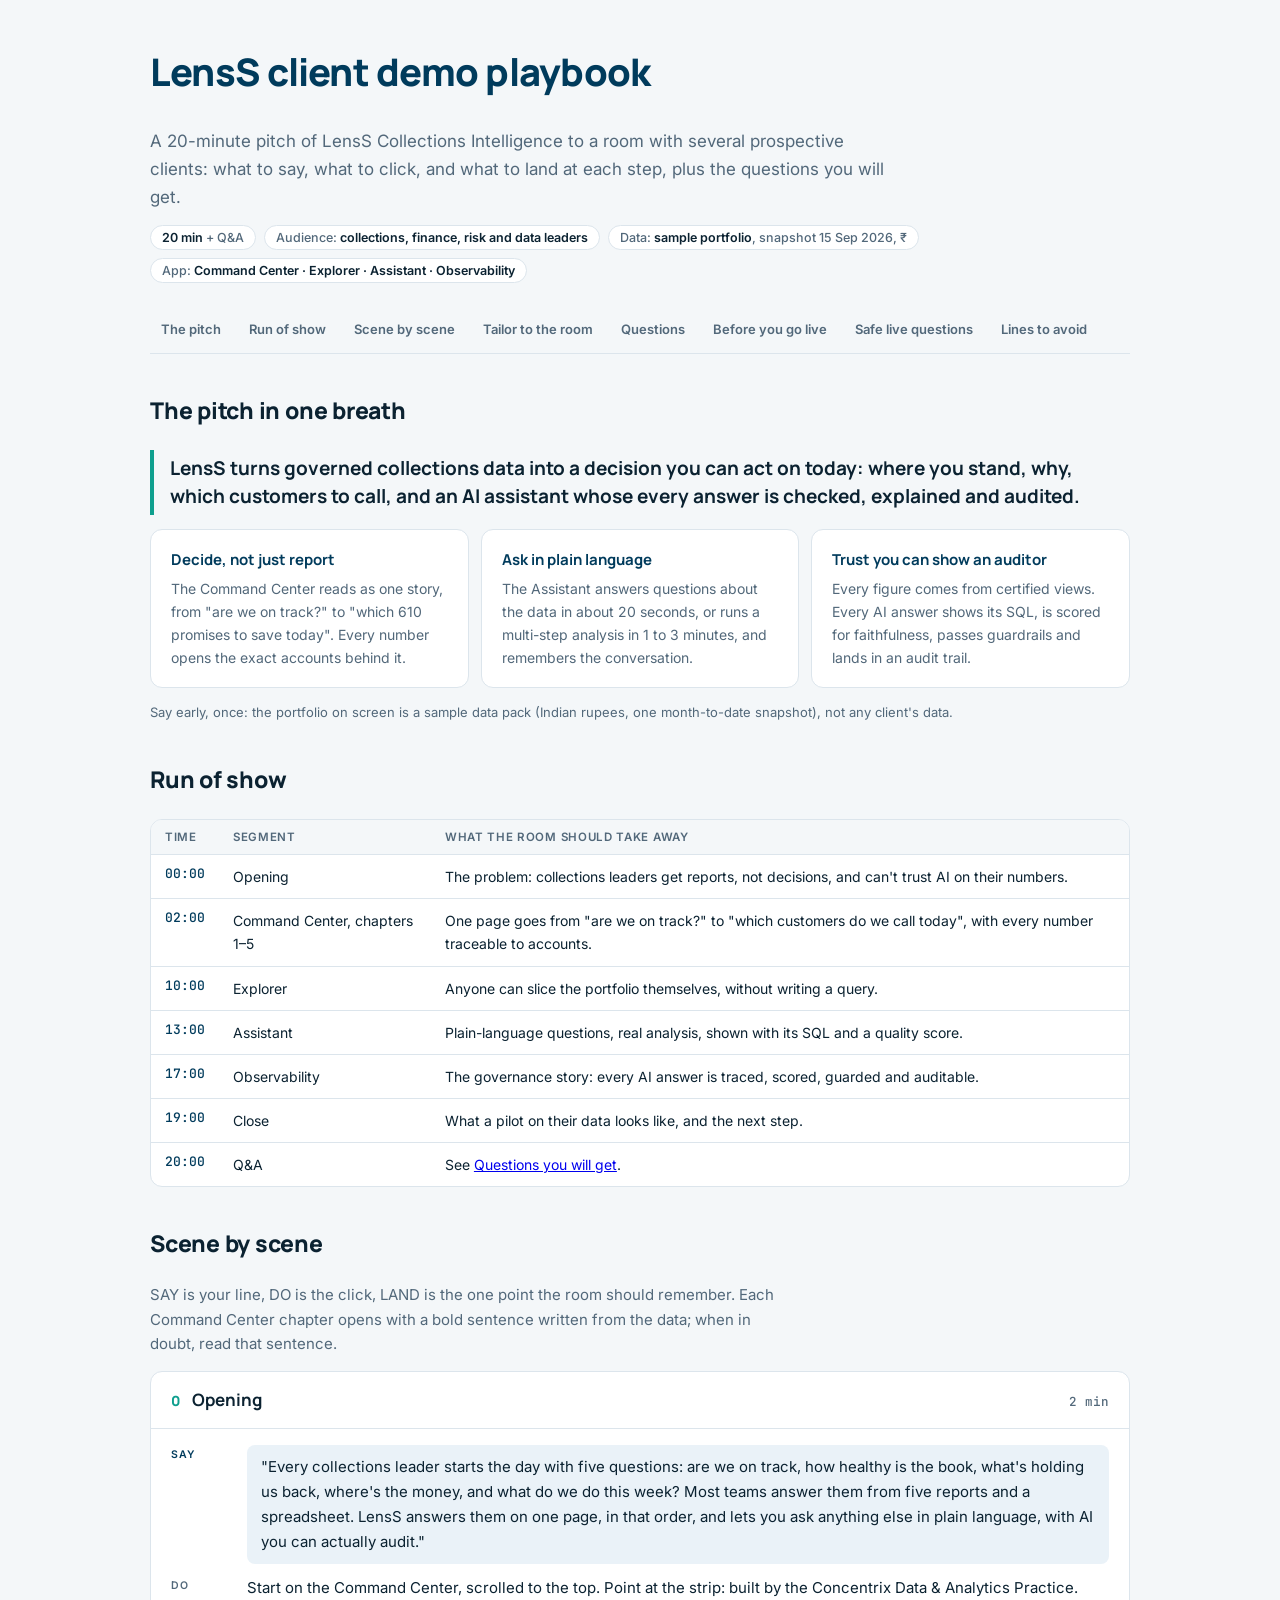
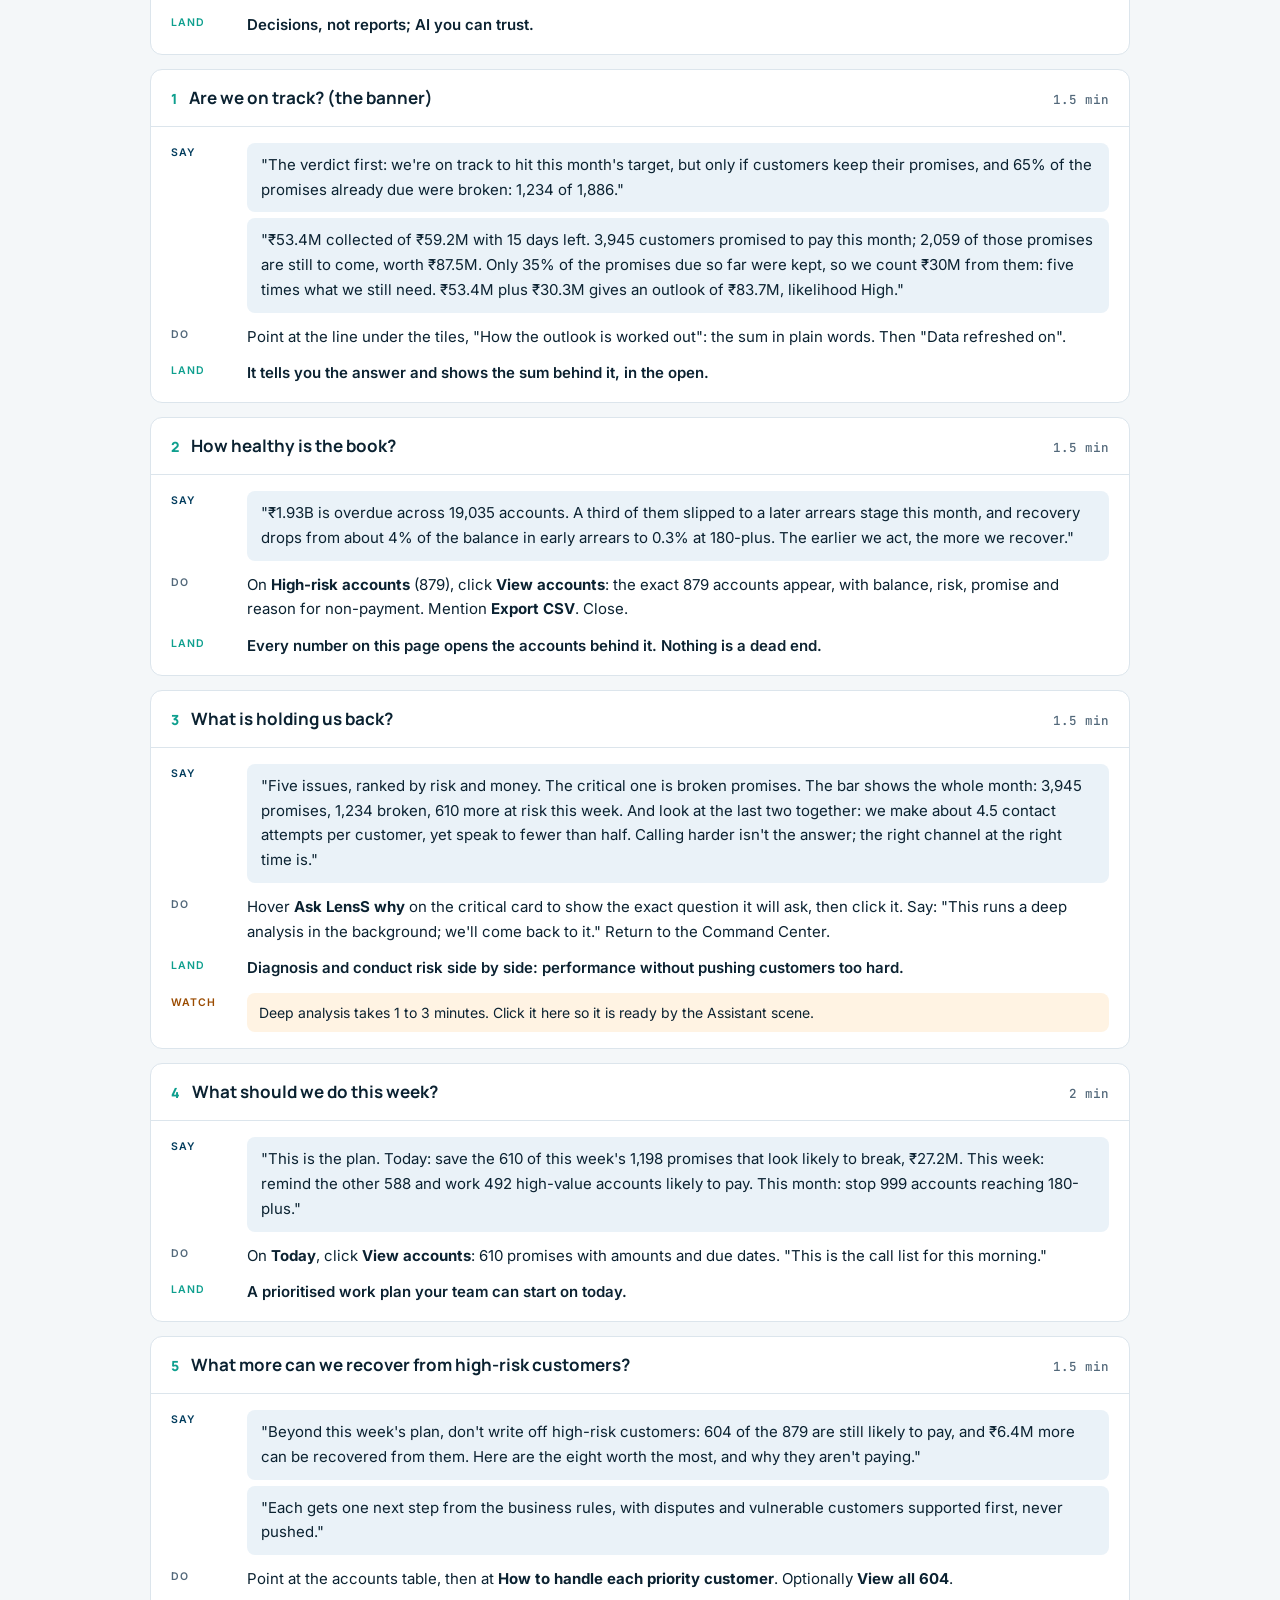
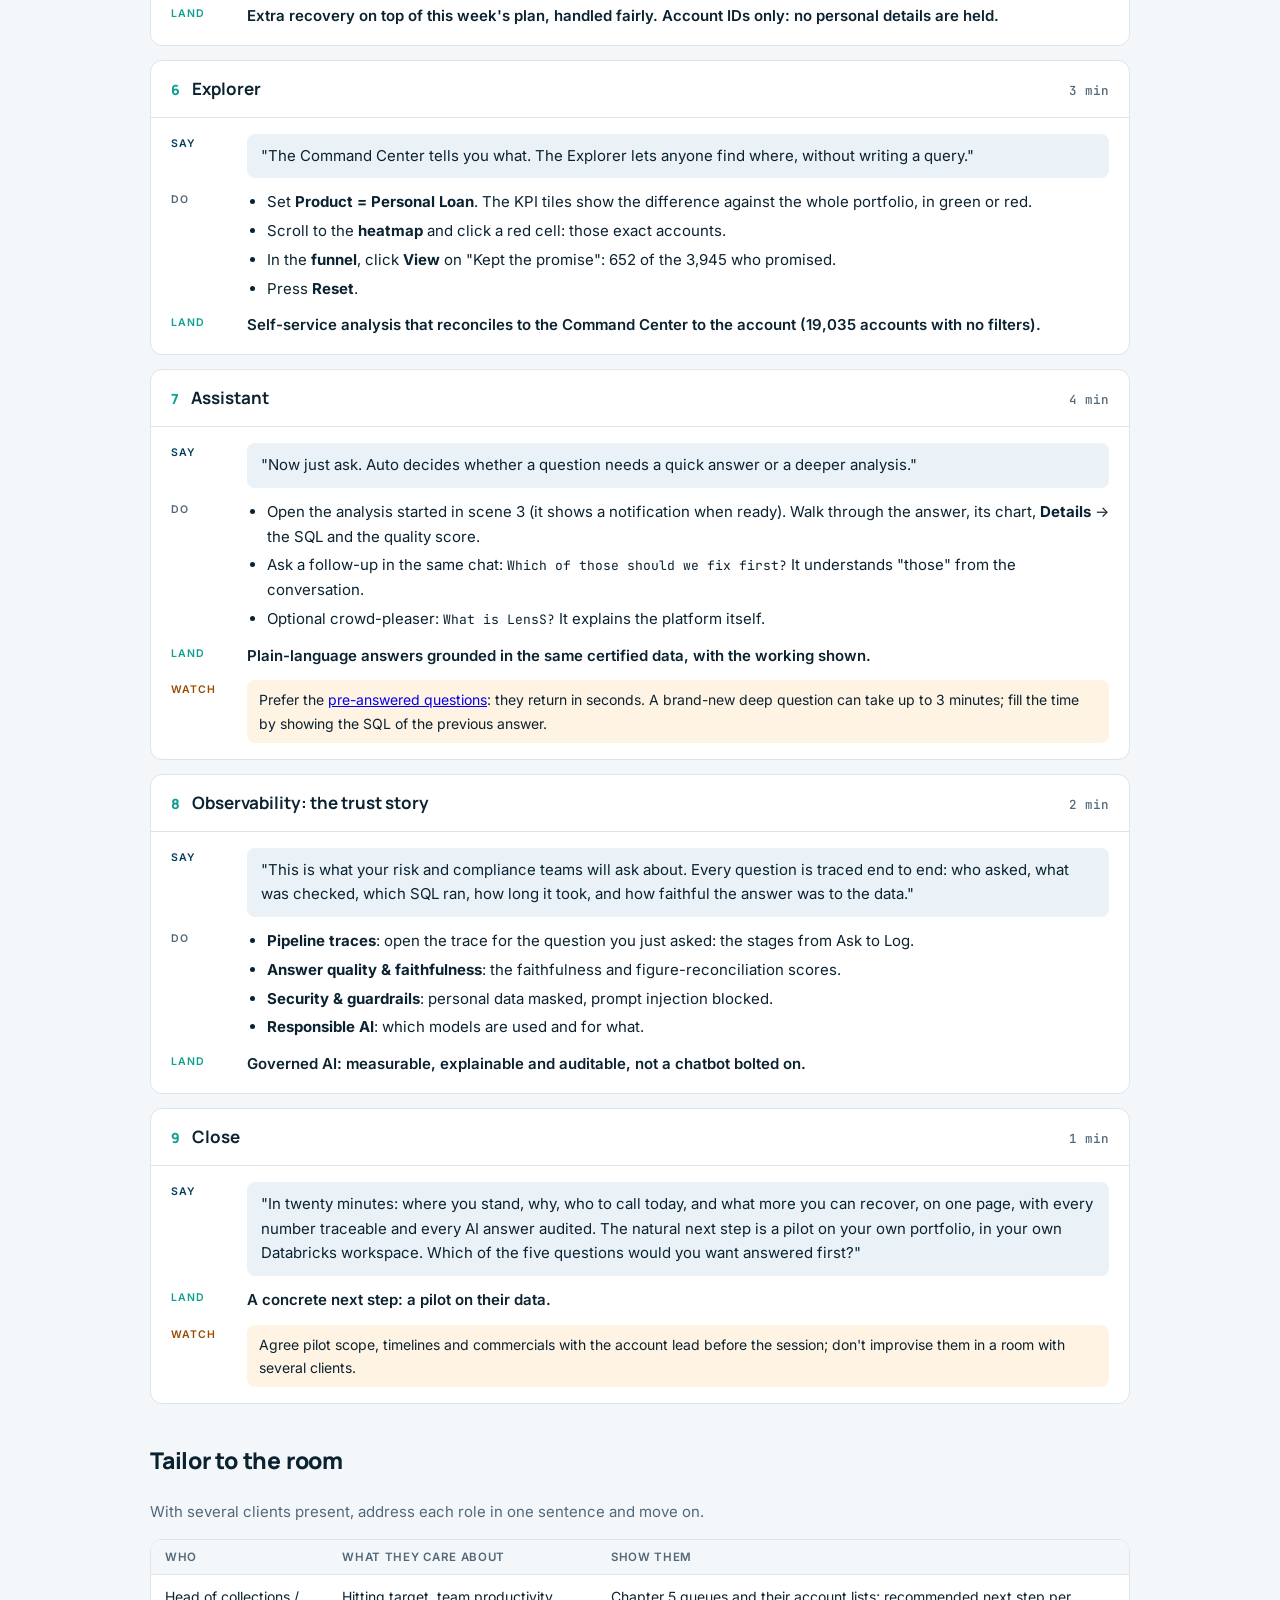
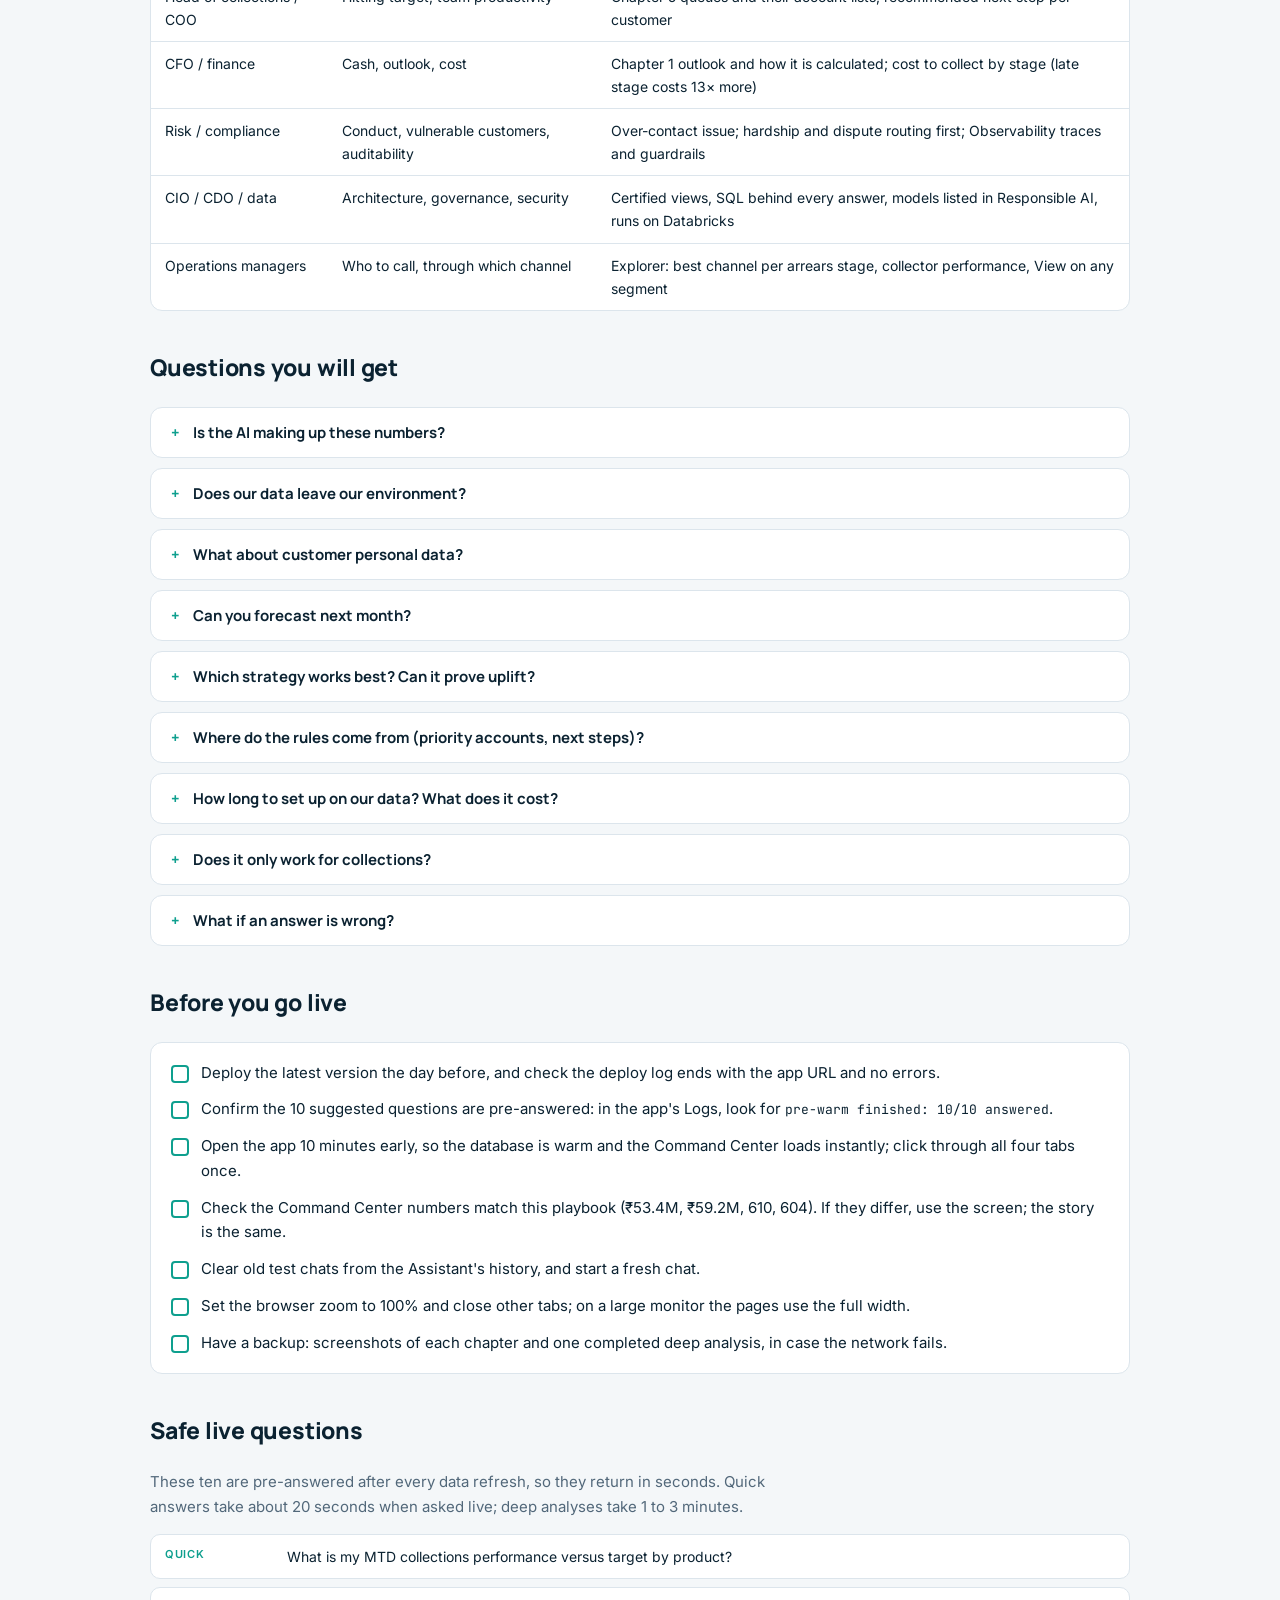
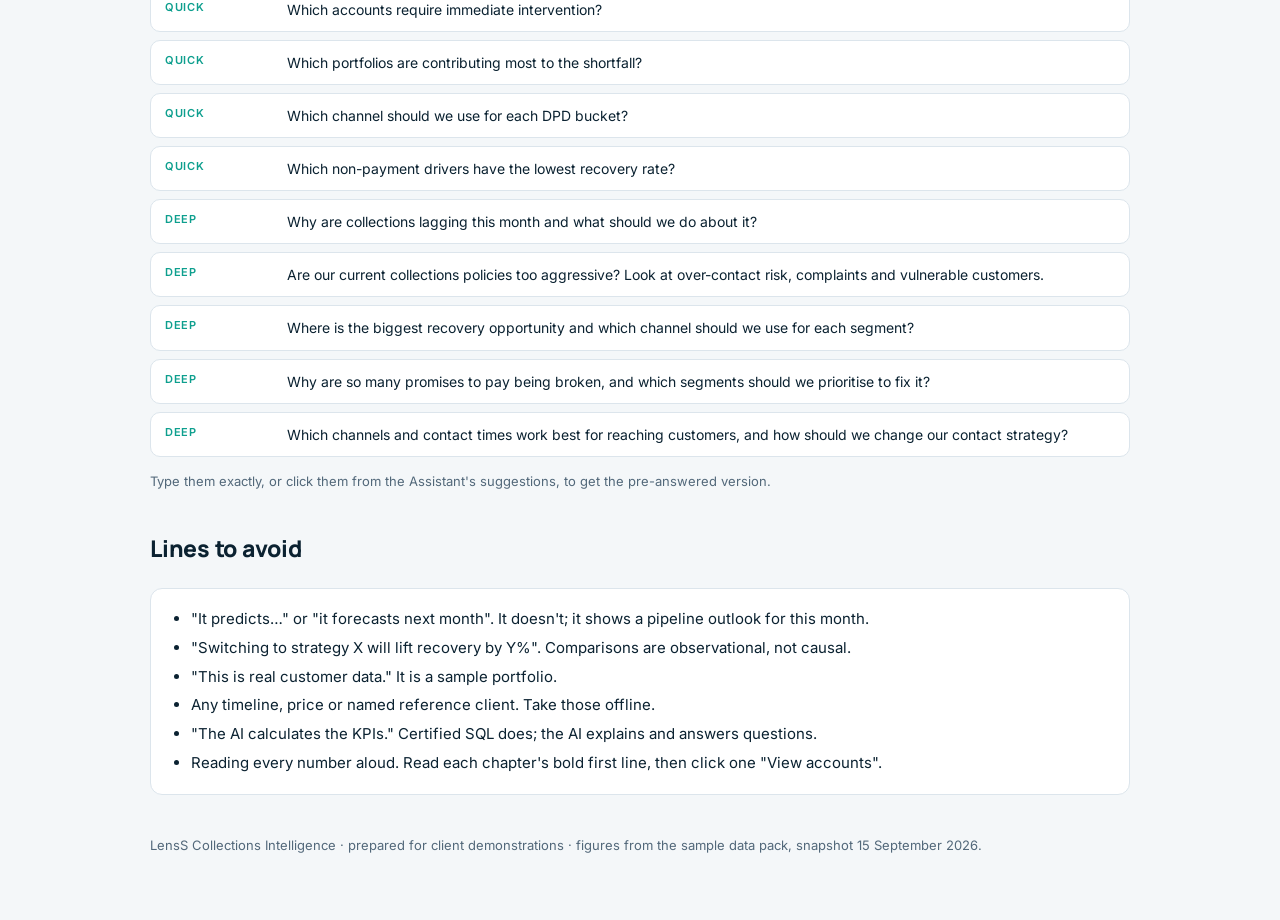
<file: docs/LensS_Client_Demo_Playbook.html>
<!DOCTYPE html>
<html lang="en">
<head>
<meta charset="UTF-8">
<meta name="viewport" content="width=device-width, initial-scale=1, viewport-fit=cover">
<title>LensS Client Demo Playbook</title>
<link rel="preconnect" href="https://fonts.googleapis.com">
<link rel="preconnect" href="https://fonts.gstatic.com" crossorigin>
<link rel="stylesheet" href="https://fonts.googleapis.com/css2?family=Manrope:wght@600;700;800&family=Inter:wght@400;500;600&family=JetBrains+Mono:wght@500&display=swap">
<style>
/* Layout: a presenter's run sheet. Sticky section bar, a run-of-show timeline, then scene cards
   with SAY / DO / LAND lines, so it can be followed live on a second screen. */
:root {
  --bg: #F4F7F9; --surface: #FFFFFF; --ink: #0B2231; --muted: #52687A; --line: #DCE5EC;
  --brand: #003B5C; --aqua: #0E9F8E; --aqua-soft: #E2F5F2; --say: #EAF2F8; --warn: #9A4B00; --warn-soft: #FFF3E3;
  --display: 'Manrope', 'Segoe UI', system-ui, sans-serif; --body: 'Inter', 'Segoe UI', system-ui, sans-serif; --mono: 'JetBrains Mono', ui-monospace, Consolas, monospace;
}
@media (prefers-color-scheme: dark) { :root:not([data-theme="light"]) {
  --bg: #0A1820; --surface: #102633; --ink: #E6EEF3; --muted: #9DB2C1; --line: #20394A;
  --brand: #8FD3F5; --aqua: #4FE0CC; --aqua-soft: #0F3A38; --say: #13324A; --warn: #FFC37A; --warn-soft: #3A2A12; color-scheme: dark } }
:root[data-theme="dark"] {
  --bg: #0A1820; --surface: #102633; --ink: #E6EEF3; --muted: #9DB2C1; --line: #20394A;
  --brand: #8FD3F5; --aqua: #4FE0CC; --aqua-soft: #0F3A38; --say: #13324A; --warn: #FFC37A; --warn-soft: #3A2A12; color-scheme: dark }
* { box-sizing: border-box }
body { background: var(--bg); color: var(--ink); font: 400 15px/1.65 var(--body); padding-inline: 16px; padding-block: 0 64px }
.wrap { max-width: 980px; margin: 0 auto }
h1, h2, h3 { font-family: var(--display); text-wrap: balance; margin: 0 }
h1 { font-size: clamp(28px, 4vw, 38px); font-weight: 800; letter-spacing: -.02em; color: var(--brand) }
h2 { font-size: 23px; font-weight: 800; letter-spacing: -.01em; margin-bottom: 6px }
h3 { font-size: 17px; font-weight: 700 }
p { margin: 0 }
.lede { font-size: 17px; color: var(--muted); max-width: 68ch; margin-top: 10px }
header.top { padding-block: 40px 22px; display: grid; gap: 14px }
.meta { display: flex; flex-wrap: wrap; gap: 8px }
.chip { font: 500 12.5px var(--body); border: 1px solid var(--line); background: var(--surface); border-radius: 999px; padding: 4px 11px; color: var(--muted) }
.chip b { color: var(--ink); font-weight: 600 }
nav.bar { position: sticky; top: env(safe-area-inset-top, 0px); z-index: 5; background: var(--bg); border-bottom: 1px solid var(--line); padding-block: 10px; display: flex; gap: 6px; overflow-x: auto; scrollbar-width: none }
nav.bar a { flex: none; font: 600 13px var(--body); color: var(--muted); text-decoration: none; padding: 6px 11px; border-radius: 8px }
nav.bar a:hover, nav.bar a:focus-visible { background: var(--surface); color: var(--brand); outline: none }
section { padding-top: 38px; scroll-margin-top: 60px; display: grid; gap: 14px }
.sub { color: var(--muted); max-width: 70ch }
.panel { background: var(--surface); border: 1px solid var(--line); border-radius: 12px; padding: 18px 20px; min-width: 0 }
.oneline { font: 700 19px/1.5 var(--display); color: var(--ink); border-left: 4px solid var(--aqua); padding: 4px 0 4px 16px }
.three { display: grid; grid-template-columns: repeat(3, minmax(0, 1fr)); gap: 12px }
.three .panel h3 { font-size: 15px; margin-bottom: 4px; color: var(--brand) }
.three .panel p { font-size: 14px; color: var(--muted) }
.scroll { overflow-x: auto; border: 1px solid var(--line); border-radius: 12px; background: var(--surface) }
table { border-collapse: collapse; width: 100%; font-size: 14px }
th, td { text-align: left; padding: 10px 14px; border-bottom: 1px solid var(--line); vertical-align: top }
th { font: 600 11.5px var(--body); letter-spacing: .06em; text-transform: uppercase; color: var(--muted); background: var(--bg) }
tr:last-child td { border-bottom: 0 }
td.t { font: 500 13px var(--mono); white-space: nowrap; font-variant-numeric: tabular-nums; color: var(--brand) }
.scene { background: var(--surface); border: 1px solid var(--line); border-radius: 12px; overflow: hidden }
.scene-h { display: flex; align-items: baseline; gap: 12px; padding: 14px 20px; border-bottom: 1px solid var(--line); flex-wrap: wrap }
.scene-h .n { font: 800 14px var(--display); color: var(--aqua) }
.scene-h .time { margin-left: auto; font: 500 12.5px var(--mono); color: var(--muted) }
.scene-b { padding: 16px 20px; display: grid; gap: 12px }
.line { display: grid; grid-template-columns: 64px minmax(0, 1fr); gap: 12px; align-items: start }
.tag { font: 600 10.5px var(--body); letter-spacing: .1em; text-transform: uppercase; padding: 3px 0; color: var(--muted) }
.tag.say { color: var(--brand) } .tag.land { color: var(--aqua) } .tag.watch { color: var(--warn) }
.say-t { background: var(--say); border-radius: 8px; padding: 10px 14px; font-size: 15px }
.say-t + .say-t { margin-top: 6px }
ul { margin: 0; padding-left: 20px } li + li { margin-top: 4px }
.land-t { font-weight: 600 }
.watch-t { background: var(--warn-soft); color: var(--ink); border-radius: 8px; padding: 8px 12px; font-size: 14px }
.qa { display: grid; gap: 10px }
details.panel { padding: 0 }
details.panel summary { cursor: pointer; padding: 14px 20px; font: 700 15px var(--display); list-style: none; display: flex; gap: 10px }
details.panel summary::before { content: "+"; color: var(--aqua); font-weight: 800; width: 12px }
details[open].panel summary::before { content: "–" }
details.panel summary:focus-visible { outline: 2px solid var(--aqua); outline-offset: -2px; border-radius: 12px }
details.panel .a { padding: 0 20px 16px 42px; color: var(--ink) }
.check { list-style: none; padding: 0; display: grid; gap: 8px }
.check li { display: grid; grid-template-columns: 22px minmax(0, 1fr); gap: 8px }
.check li::before { content: ""; width: 14px; height: 14px; border: 2px solid var(--aqua); border-radius: 4px; margin-top: 4px }
.mono { font-family: var(--mono); font-size: 13px }
.qlist { display: grid; gap: 8px }
.q { display: grid; grid-template-columns: 110px minmax(0, 1fr); gap: 12px; background: var(--surface); border: 1px solid var(--line); border-radius: 10px; padding: 10px 14px; font-size: 14px }
.q .m { font: 600 11px var(--body); letter-spacing: .06em; text-transform: uppercase; color: var(--aqua); padding-top: 2px }
.avoid li { color: var(--ink) }
.note { font-size: 13px; color: var(--muted) }
footer { margin-top: 40px; font-size: 13px; color: var(--muted) }
@media (max-width: 760px) { .three { grid-template-columns: 1fr } .line { grid-template-columns: 1fr; gap: 4px } .q { grid-template-columns: 1fr; gap: 2px } }
@media (prefers-reduced-motion: no-preference) { html { scroll-behavior: smooth } }
</style>
<style>body{margin:0}</style>
</head>
<body>

<div class="wrap">
<header class="top">
  <h1>LensS client demo playbook</h1>
  <p class="lede">A 20-minute pitch of LensS Collections Intelligence to a room with several prospective clients: what to say, what to click, and what to land at each step, plus the questions you will get.</p>
  <div class="meta">
    <span class="chip"><b>20 min</b> + Q&amp;A</span>
    <span class="chip">Audience: <b>collections, finance, risk and data leaders</b></span>
    <span class="chip">Data: <b>sample portfolio</b>, snapshot 15 Sep 2026, ₹</span>
    <span class="chip">App: <b>Command Center · Explorer · Assistant · Observability</b></span>
  </div>
</header>

<nav class="bar" aria-label="Sections">
  <a href="#pitch">The pitch</a><a href="#run">Run of show</a><a href="#scenes">Scene by scene</a><a href="#room">Tailor to the room</a><a href="#qa">Questions</a><a href="#before">Before you go live</a><a href="#safe">Safe live questions</a><a href="#avoid">Lines to avoid</a>
</nav>

<section id="pitch">
  <h2>The pitch in one breath</h2>
  <p class="oneline">LensS turns governed collections data into a decision you can act on today: where you stand, why, which customers to call, and an AI assistant whose every answer is checked, explained and audited.</p>
  <div class="three">
    <div class="panel"><h3>Decide, not just report</h3><p>The Command Center reads as one story, from "are we on track?" to "which 610 promises to save today". Every number opens the exact accounts behind it.</p></div>
    <div class="panel"><h3>Ask in plain language</h3><p>The Assistant answers questions about the data in about 20 seconds, or runs a multi-step analysis in 1 to 3 minutes, and remembers the conversation.</p></div>
    <div class="panel"><h3>Trust you can show an auditor</h3><p>Every figure comes from certified views. Every AI answer shows its SQL, is scored for faithfulness, passes guardrails and lands in an audit trail.</p></div>
  </div>
  <p class="note">Say early, once: the portfolio on screen is a sample data pack (Indian rupees, one month-to-date snapshot), not any client's data.</p>
</section>

<section id="run">
  <h2>Run of show</h2>
  <div class="scroll"><table>
    <thead><tr><th>Time</th><th>Segment</th><th>What the room should take away</th></tr></thead>
    <tbody>
      <tr><td class="t">00:00</td><td>Opening</td><td>The problem: collections leaders get reports, not decisions, and can't trust AI on their numbers.</td></tr>
      <tr><td class="t">02:00</td><td>Command Center, chapters 1–5</td><td>One page goes from "are we on track?" to "which customers do we call today", with every number traceable to accounts.</td></tr>
      <tr><td class="t">10:00</td><td>Explorer</td><td>Anyone can slice the portfolio themselves, without writing a query.</td></tr>
      <tr><td class="t">13:00</td><td>Assistant</td><td>Plain-language questions, real analysis, shown with its SQL and a quality score.</td></tr>
      <tr><td class="t">17:00</td><td>Observability</td><td>The governance story: every AI answer is traced, scored, guarded and auditable.</td></tr>
      <tr><td class="t">19:00</td><td>Close</td><td>What a pilot on their data looks like, and the next step.</td></tr>
      <tr><td class="t">20:00</td><td>Q&amp;A</td><td>See <a href="#qa">Questions you will get</a>.</td></tr>
    </tbody>
  </table></div>
</section>

<section id="scenes">
  <h2>Scene by scene</h2>
  <p class="sub">SAY is your line, DO is the click, LAND is the one point the room should remember. Each Command Center chapter opens with a bold sentence written from the data; when in doubt, read that sentence.</p>

  <article class="scene">
    <div class="scene-h"><span class="n">0</span><h3>Opening</h3><span class="time">2 min</span></div>
    <div class="scene-b">
      <div class="line"><span class="tag say">Say</span><div><p class="say-t">"Every collections leader starts the day with five questions: are we on track, how healthy is the book, what's holding us back, where's the money, and what do we do this week? Most teams answer them from five reports and a spreadsheet. LensS answers them on one page, in that order, and lets you ask anything else in plain language, with AI you can actually audit."</p></div></div>
      <div class="line"><span class="tag">Do</span><div>Start on the Command Center, scrolled to the top. Point at the strip: built by the Concentrix Data &amp; Analytics Practice.</div></div>
      <div class="line"><span class="tag land">Land</span><div class="land-t">Decisions, not reports; AI you can trust.</div></div>
    </div>
  </article>

  <article class="scene">
    <div class="scene-h"><span class="n">1</span><h3>Are we on track? (the banner)</h3><span class="time">1.5 min</span></div>
    <div class="scene-b">
      <div class="line"><span class="tag say">Say</span><div>
        <p class="say-t">"The verdict first: we're on track to hit this month's target, but only if customers keep their promises, and 65% of the promises already due were broken: 1,234 of 1,886."</p>
        <p class="say-t">"₹53.4M collected of ₹59.2M with 15 days left. 3,945 customers promised to pay this month; 2,059 of those promises are still to come, worth ₹87.5M. Only 35% of the promises due so far were kept, so we count ₹30M from them: five times what we still need. ₹53.4M plus ₹30.3M gives an outlook of ₹83.7M, likelihood High."</p>
      </div></div>
      <div class="line"><span class="tag">Do</span><div>Point at the line under the tiles, "How the outlook is worked out": the sum in plain words. Then "Data refreshed on".</div></div>
      <div class="line"><span class="tag land">Land</span><div class="land-t">It tells you the answer and shows the sum behind it, in the open.</div></div>
    </div>
  </article>

  <article class="scene">
    <div class="scene-h"><span class="n">2</span><h3>How healthy is the book?</h3><span class="time">1.5 min</span></div>
    <div class="scene-b">
      <div class="line"><span class="tag say">Say</span><div><p class="say-t">"₹1.93B is overdue across 19,035 accounts. A third of them slipped to a later arrears stage this month, and recovery drops from about 4% of the balance in early arrears to 0.3% at 180-plus. The earlier we act, the more we recover."</p></div></div>
      <div class="line"><span class="tag">Do</span><div>On <b>High-risk accounts</b> (879), click <b>View accounts</b>: the exact 879 accounts appear, with balance, risk, promise and reason for non-payment. Mention <b>Export CSV</b>. Close.</div></div>
      <div class="line"><span class="tag land">Land</span><div class="land-t">Every number on this page opens the accounts behind it. Nothing is a dead end.</div></div>
    </div>
  </article>

  <article class="scene">
    <div class="scene-h"><span class="n">3</span><h3>What is holding us back?</h3><span class="time">1.5 min</span></div>
    <div class="scene-b">
      <div class="line"><span class="tag say">Say</span><div><p class="say-t">"Five issues, ranked by risk and money. The critical one is broken promises. The bar shows the whole month: 3,945 promises, 1,234 broken, 610 more at risk this week. And look at the last two together: we make about 4.5 contact attempts per customer, yet speak to fewer than half. Calling harder isn't the answer; the right channel at the right time is."</p></div></div>
      <div class="line"><span class="tag">Do</span><div>Hover <b>Ask LensS why</b> on the critical card to show the exact question it will ask, then click it. Say: "This runs a deep analysis in the background; we'll come back to it." Return to the Command Center.</div></div>
      <div class="line"><span class="tag land">Land</span><div class="land-t">Diagnosis and conduct risk side by side: performance without pushing customers too hard.</div></div>
      <div class="line"><span class="tag watch">Watch</span><div class="watch-t">Deep analysis takes 1 to 3 minutes. Click it here so it is ready by the Assistant scene.</div></div>
    </div>
  </article>

  <article class="scene">
    <div class="scene-h"><span class="n">4</span><h3>What should we do this week?</h3><span class="time">2 min</span></div>
    <div class="scene-b">
      <div class="line"><span class="tag say">Say</span><div>
        <p class="say-t">"This is the plan. Today: save the 610 of this week's 1,198 promises that look likely to break, ₹27.2M. This week: remind the other 588 and work 492 high-value accounts likely to pay. This month: stop 999 accounts reaching 180-plus."</p>
      </div></div>
      <div class="line"><span class="tag">Do</span><div>On <b>Today</b>, click <b>View accounts</b>: 610 promises with amounts and due dates. "This is the call list for this morning."</div></div>
      <div class="line"><span class="tag land">Land</span><div class="land-t">A prioritised work plan your team can start on today.</div></div>
    </div>
  </article>

  <article class="scene">
    <div class="scene-h"><span class="n">5</span><h3>What more can we recover from high-risk customers?</h3><span class="time">1.5 min</span></div>
    <div class="scene-b">
      <div class="line"><span class="tag say">Say</span><div>
        <p class="say-t">"Beyond this week's plan, don't write off high-risk customers: 604 of the 879 are still likely to pay, and ₹6.4M more can be recovered from them. Here are the eight worth the most, and why they aren't paying."</p>
        <p class="say-t">"Each gets one next step from the business rules, with disputes and vulnerable customers supported first, never pushed."</p>
      </div></div>
      <div class="line"><span class="tag">Do</span><div>Point at the accounts table, then at <b>How to handle each priority customer</b>. Optionally <b>View all 604</b>.</div></div>
      <div class="line"><span class="tag land">Land</span><div class="land-t">Extra recovery on top of this week's plan, handled fairly. Account IDs only: no personal details are held.</div></div>
    </div>
  </article>

  <article class="scene">
    <div class="scene-h"><span class="n">6</span><h3>Explorer</h3><span class="time">3 min</span></div>
    <div class="scene-b">
      <div class="line"><span class="tag say">Say</span><div><p class="say-t">"The Command Center tells you what. The Explorer lets anyone find where, without writing a query."</p></div></div>
      <div class="line"><span class="tag">Do</span><div><ul>
        <li>Set <b>Product = Personal Loan</b>. The KPI tiles show the difference against the whole portfolio, in green or red.</li>
        <li>Scroll to the <b>heatmap</b> and click a red cell: those exact accounts.</li>
        <li>In the <b>funnel</b>, click <b>View</b> on "Kept the promise": 652 of the 3,945 who promised.</li>
        <li>Press <b>Reset</b>.</li>
      </ul></div></div>
      <div class="line"><span class="tag land">Land</span><div class="land-t">Self-service analysis that reconciles to the Command Center to the account (19,035 accounts with no filters).</div></div>
    </div>
  </article>

  <article class="scene">
    <div class="scene-h"><span class="n">7</span><h3>Assistant</h3><span class="time">4 min</span></div>
    <div class="scene-b">
      <div class="line"><span class="tag say">Say</span><div><p class="say-t">"Now just ask. Auto decides whether a question needs a quick answer or a deeper analysis."</p></div></div>
      <div class="line"><span class="tag">Do</span><div><ul>
        <li>Open the analysis started in scene 3 (it shows a notification when ready). Walk through the answer, its chart, <b>Details</b> → the SQL and the quality score.</li>
        <li>Ask a follow-up in the same chat: <span class="mono">Which of those should we fix first?</span> It understands "those" from the conversation.</li>
        <li>Optional crowd-pleaser: <span class="mono">What is LensS?</span> It explains the platform itself.</li>
      </ul></div></div>
      <div class="line"><span class="tag land">Land</span><div class="land-t">Plain-language answers grounded in the same certified data, with the working shown.</div></div>
      <div class="line"><span class="tag watch">Watch</span><div class="watch-t">Prefer the <a href="#safe">pre-answered questions</a>: they return in seconds. A brand-new deep question can take up to 3 minutes; fill the time by showing the SQL of the previous answer.</div></div>
    </div>
  </article>

  <article class="scene">
    <div class="scene-h"><span class="n">8</span><h3>Observability: the trust story</h3><span class="time">2 min</span></div>
    <div class="scene-b">
      <div class="line"><span class="tag say">Say</span><div><p class="say-t">"This is what your risk and compliance teams will ask about. Every question is traced end to end: who asked, what was checked, which SQL ran, how long it took, and how faithful the answer was to the data."</p></div></div>
      <div class="line"><span class="tag">Do</span><div><ul>
        <li><b>Pipeline traces</b>: open the trace for the question you just asked: the stages from Ask to Log.</li>
        <li><b>Answer quality &amp; faithfulness</b>: the faithfulness and figure-reconciliation scores.</li>
        <li><b>Security &amp; guardrails</b>: personal data masked, prompt injection blocked.</li>
        <li><b>Responsible AI</b>: which models are used and for what.</li>
      </ul></div></div>
      <div class="line"><span class="tag land">Land</span><div class="land-t">Governed AI: measurable, explainable and auditable, not a chatbot bolted on.</div></div>
    </div>
  </article>

  <article class="scene">
    <div class="scene-h"><span class="n">9</span><h3>Close</h3><span class="time">1 min</span></div>
    <div class="scene-b">
      <div class="line"><span class="tag say">Say</span><div><p class="say-t">"In twenty minutes: where you stand, why, who to call today, and what more you can recover, on one page, with every number traceable and every AI answer audited. The natural next step is a pilot on your own portfolio, in your own Databricks workspace. Which of the five questions would you want answered first?"</p></div></div>
      <div class="line"><span class="tag land">Land</span><div class="land-t">A concrete next step: a pilot on their data.</div></div>
      <div class="line"><span class="tag watch">Watch</span><div class="watch-t">Agree pilot scope, timelines and commercials with the account lead before the session; don't improvise them in a room with several clients.</div></div>
    </div>
  </article>
</section>

<section id="room">
  <h2>Tailor to the room</h2>
  <p class="sub">With several clients present, address each role in one sentence and move on.</p>
  <div class="scroll"><table>
    <thead><tr><th>Who</th><th>What they care about</th><th>Show them</th></tr></thead>
    <tbody>
      <tr><td>Head of collections / COO</td><td>Hitting target, team productivity</td><td>Chapter 5 queues and their account lists; recommended next step per customer</td></tr>
      <tr><td>CFO / finance</td><td>Cash, outlook, cost</td><td>Chapter 1 outlook and how it is calculated; cost to collect by stage (late stage costs 13× more)</td></tr>
      <tr><td>Risk / compliance</td><td>Conduct, vulnerable customers, auditability</td><td>Over-contact issue; hardship and dispute routing first; Observability traces and guardrails</td></tr>
      <tr><td>CIO / CDO / data</td><td>Architecture, governance, security</td><td>Certified views, SQL behind every answer, models listed in Responsible AI, runs on Databricks</td></tr>
      <tr><td>Operations managers</td><td>Who to call, through which channel</td><td>Explorer: best channel per arrears stage, collector performance, View on any segment</td></tr>
    </tbody>
  </table></div>
</section>

<section id="qa">
  <h2>Questions you will get</h2>
  <div class="qa">
    <details class="panel"><summary>Is the AI making up these numbers?</summary><div class="a">No. Every figure on the Command Center and Explorer is SQL on certified views; no AI computes them. In the Assistant, each answer shows the SQL it ran, and a faithfulness judge checks the figures in the answer against the query results (Observability → Answer quality).</div></details>
    <details class="panel"><summary>Does our data leave our environment?</summary><div class="a">LensS is built on Databricks: Unity Catalog for governed data, Genie for questions, Databricks-served models for checks and summaries, Lakebase for chat history, and a Databricks App for the interface. It is designed to be deployed in the client's own workspace. Confirm any specific security or residency requirement with the solution architect.</div></details>
    <details class="panel"><summary>What about customer personal data?</summary><div class="a">The demo data holds account IDs only, no names or contact details. Guardrails mask personal data in questions before they reach the engine and in answers before they are shown. A question asking for customer names and phone numbers is refused (it's in the automated test suite).</div></details>
    <details class="panel"><summary>Can you forecast next month?</summary><div class="a">Not honestly from a single snapshot, and LensS says so instead of guessing. The outlook shown is a pipeline view for this month: collected so far plus promises due, at the rate promises are being kept. With monthly history loaded, trend and forecast views become possible.</div></details>
    <details class="panel"><summary>Which strategy works best? Can it prove uplift?</summary><div class="a">It compares strategies like-for-like (same product, arrears stage, balance band and vulnerability), but that is observational. Proving causal uplift needs a champion/challenger test with random assignment; LensS states that limit rather than claiming a number.</div></details>
    <details class="panel"><summary>Where do the rules come from (priority accounts, next steps)?</summary><div class="a">From the business rules in the data pack, for example priority = non-payment risk ≥ 0.70 and payment propensity ≥ 0.25. Thresholds are configurable, and because each rule lives in one certified view, a change applies everywhere at once.</div></details>
    <details class="panel"><summary>How long to set up on our data? What does it cost?</summary><div class="a">Don't quote either in the room. Say: "It depends on your data model and environment; we'd scope that in a short discovery," and take it offline with the account lead.</div></details>
    <details class="panel"><summary>Does it only work for collections?</summary><div class="a">Collections is the first use case built. The pattern (certified views, a story-driven command center, a governed assistant with full observability) is general; whether and how it applies to another domain is a discussion for discovery.</div></details>
    <details class="panel"><summary>What if an answer is wrong?</summary><div class="a">Each answer carries a quality score and its SQL, users can give thumbs up or down, and low scores and negative feedback appear in Observability for review. Suggested questions are pre-answered and checked, and refreshed whenever the data changes.</div></details>
  </div>
</section>

<section id="before">
  <h2>Before you go live</h2>
  <div class="panel"><ul class="check">
    <li><span>Deploy the latest version the day before, and check the deploy log ends with the app URL and no errors.</span></li>
    <li><span>Confirm the 10 suggested questions are pre-answered: in the app's Logs, look for <span class="mono">pre-warm finished: 10/10 answered</span>.</span></li>
    <li><span>Open the app 10 minutes early, so the database is warm and the Command Center loads instantly; click through all four tabs once.</span></li>
    <li><span>Check the Command Center numbers match this playbook (₹53.4M, ₹59.2M, 610, 604). If they differ, use the screen; the story is the same.</span></li>
    <li><span>Clear old test chats from the Assistant's history, and start a fresh chat.</span></li>
    <li><span>Set the browser zoom to 100% and close other tabs; on a large monitor the pages use the full width.</span></li>
    <li><span>Have a backup: screenshots of each chapter and one completed deep analysis, in case the network fails.</span></li>
  </ul></div>
</section>

<section id="safe">
  <h2>Safe live questions</h2>
  <p class="sub">These ten are pre-answered after every data refresh, so they return in seconds. Quick answers take about 20 seconds when asked live; deep analyses take 1 to 3 minutes.</p>
  <div class="qlist">
    <div class="q"><span class="m">Quick</span><span>What is my MTD collections performance versus target by product?</span></div>
    <div class="q"><span class="m">Quick</span><span>Which accounts require immediate intervention?</span></div>
    <div class="q"><span class="m">Quick</span><span>Which portfolios are contributing most to the shortfall?</span></div>
    <div class="q"><span class="m">Quick</span><span>Which channel should we use for each DPD bucket?</span></div>
    <div class="q"><span class="m">Quick</span><span>Which non-payment drivers have the lowest recovery rate?</span></div>
    <div class="q"><span class="m">Deep</span><span>Why are collections lagging this month and what should we do about it?</span></div>
    <div class="q"><span class="m">Deep</span><span>Are our current collections policies too aggressive? Look at over-contact risk, complaints and vulnerable customers.</span></div>
    <div class="q"><span class="m">Deep</span><span>Where is the biggest recovery opportunity and which channel should we use for each segment?</span></div>
    <div class="q"><span class="m">Deep</span><span>Why are so many promises to pay being broken, and which segments should we prioritise to fix it?</span></div>
    <div class="q"><span class="m">Deep</span><span>Which channels and contact times work best for reaching customers, and how should we change our contact strategy?</span></div>
  </div>
  <p class="note">Type them exactly, or click them from the Assistant's suggestions, to get the pre-answered version.</p>
</section>

<section id="avoid">
  <h2>Lines to avoid</h2>
  <div class="panel"><ul class="avoid">
    <li>"It predicts…" or "it forecasts next month". It doesn't; it shows a pipeline outlook for this month.</li>
    <li>"Switching to strategy X will lift recovery by Y%". Comparisons are observational, not causal.</li>
    <li>"This is real customer data." It is a sample portfolio.</li>
    <li>Any timeline, price or named reference client. Take those offline.</li>
    <li>"The AI calculates the KPIs." Certified SQL does; the AI explains and answers questions.</li>
    <li>Reading every number aloud. Read each chapter's bold first line, then click one "View accounts".</li>
  </ul></div>
</section>

<footer>LensS Collections Intelligence · prepared for client demonstrations · figures from the sample data pack, snapshot 15 September 2026.</footer>
</div>
</body>
</html>
</file>
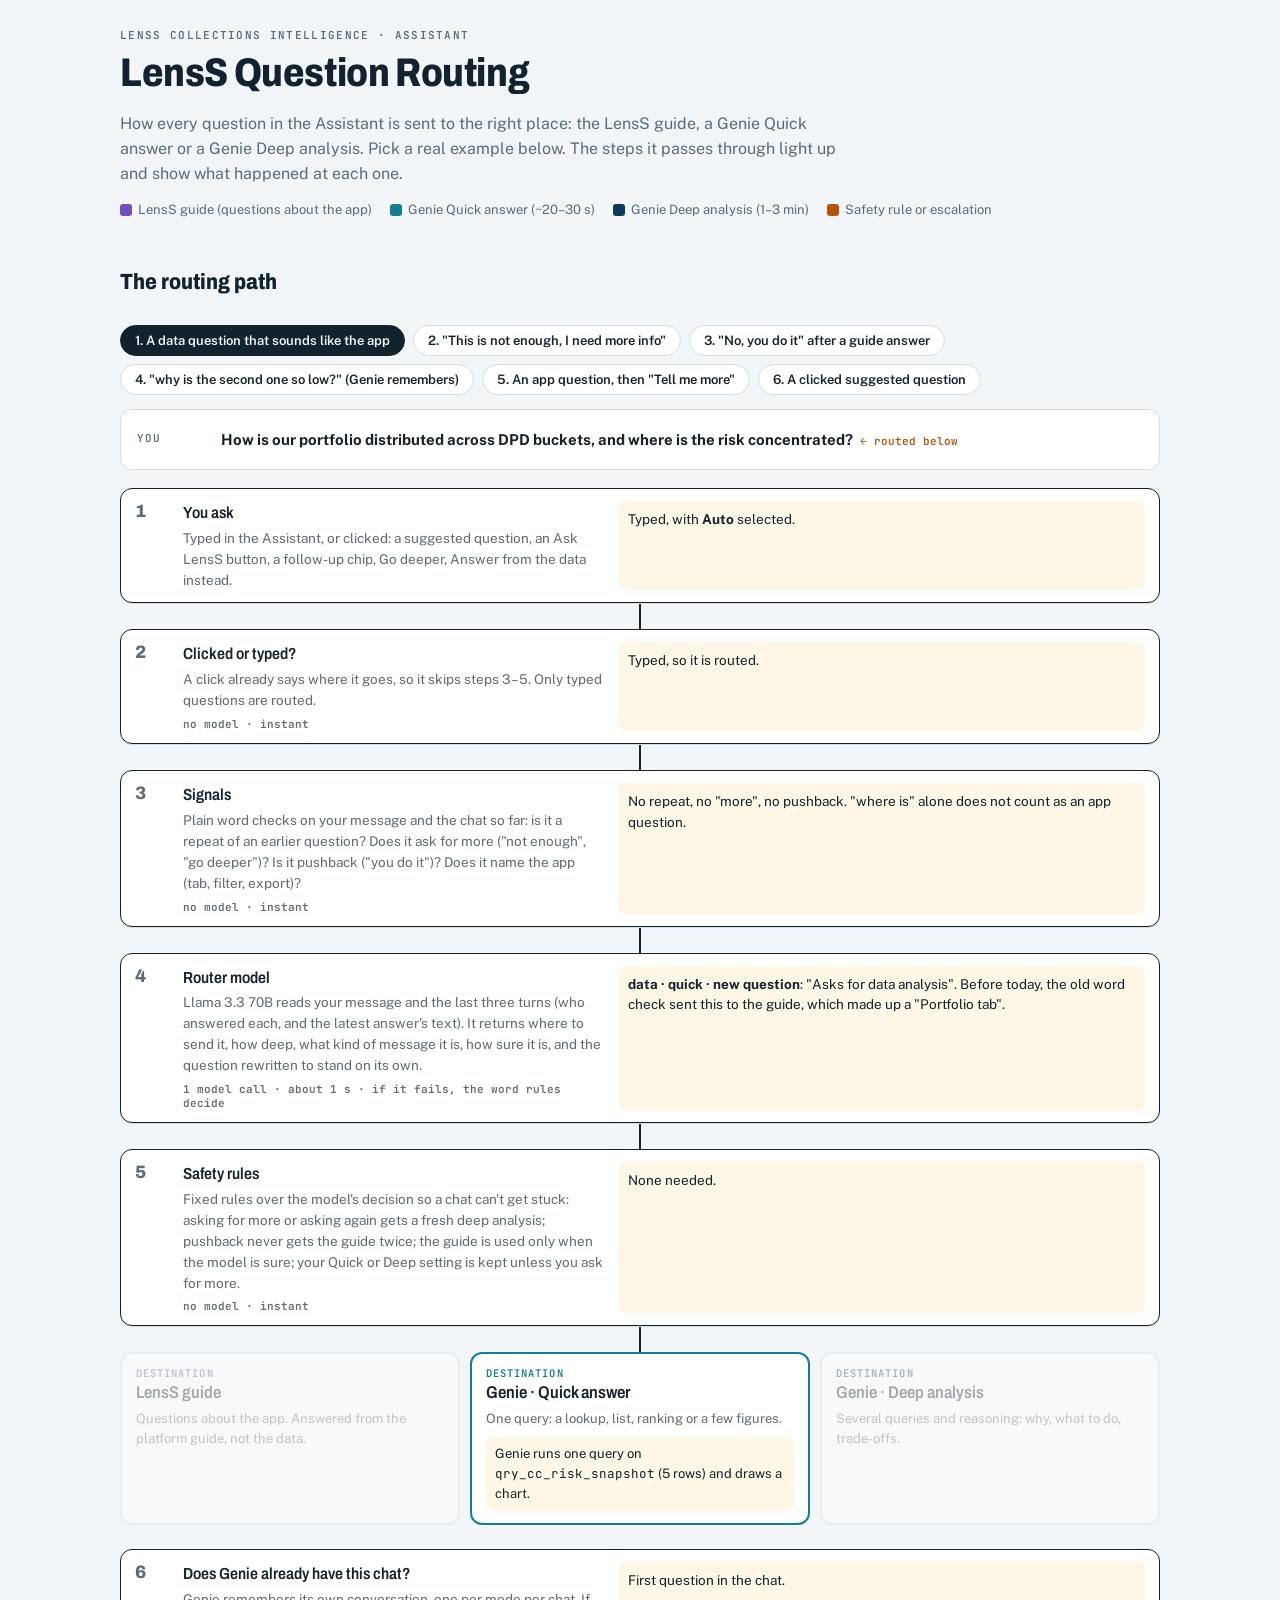
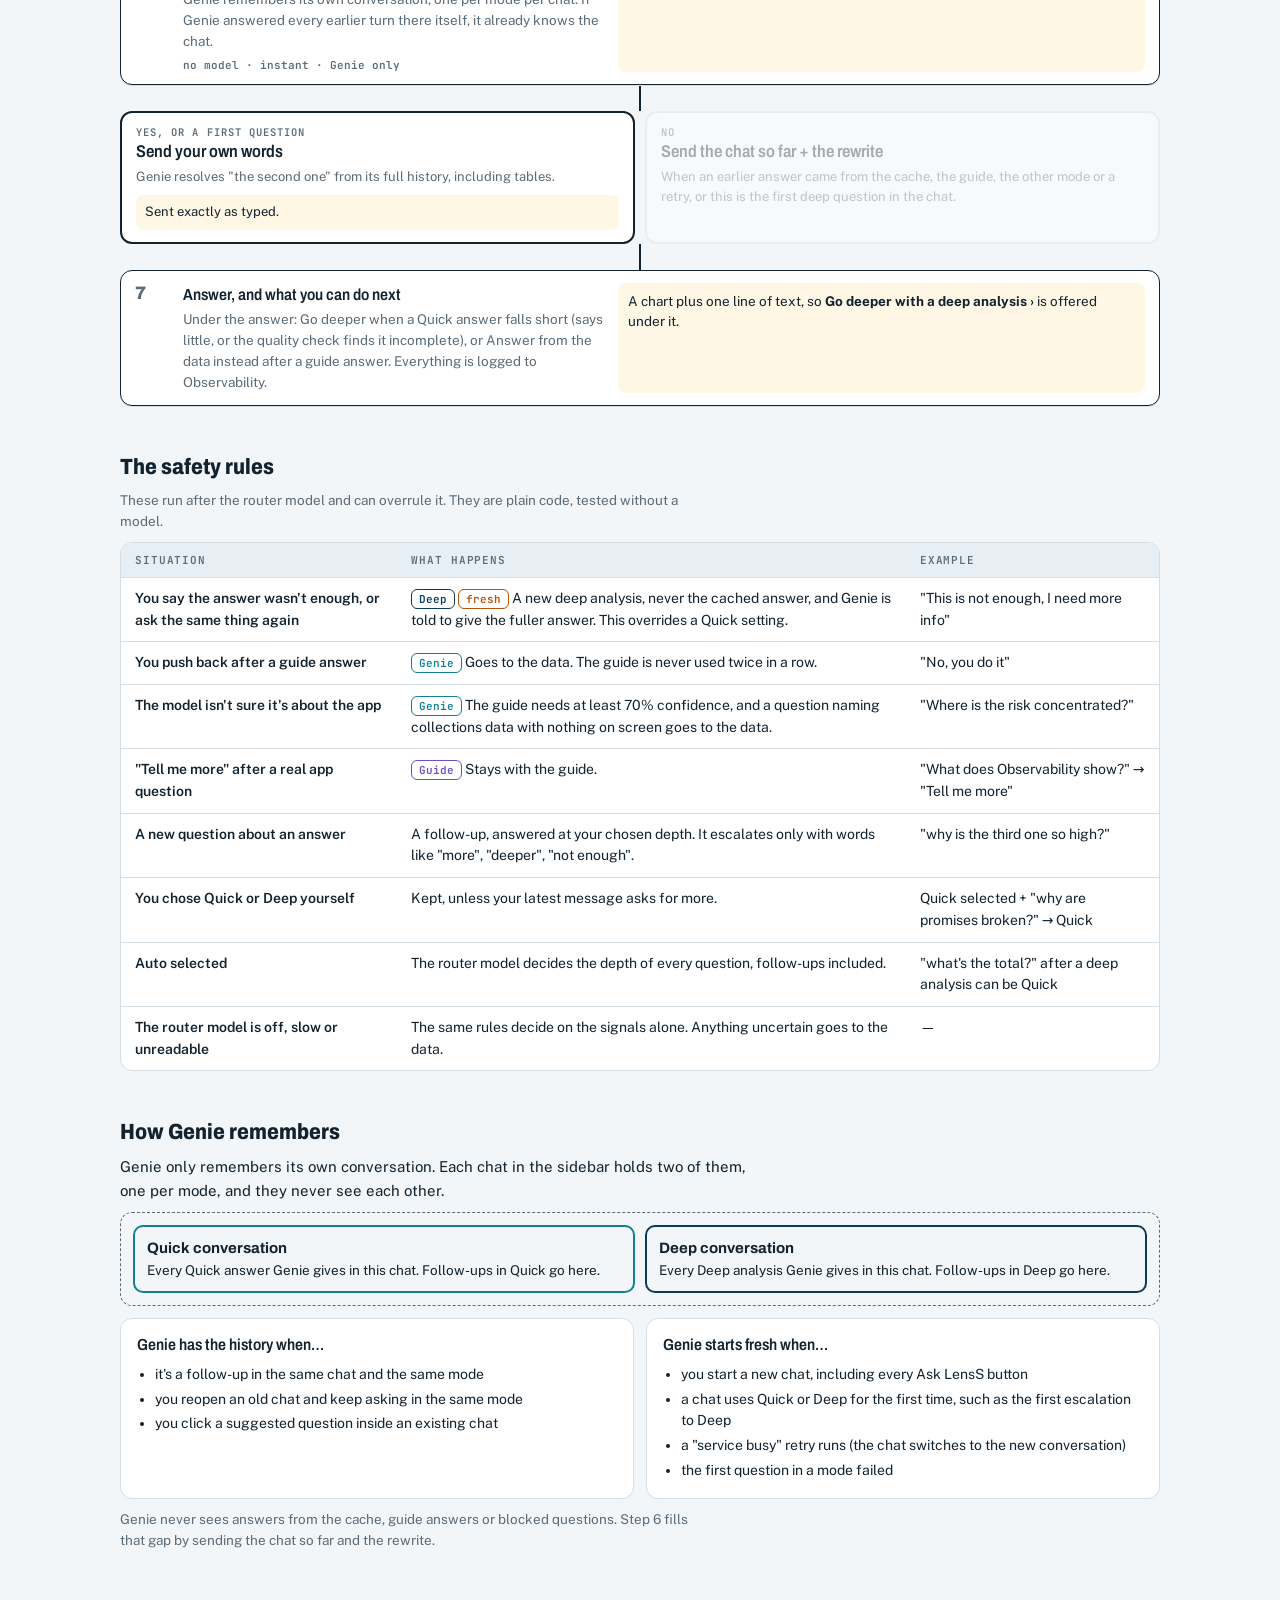
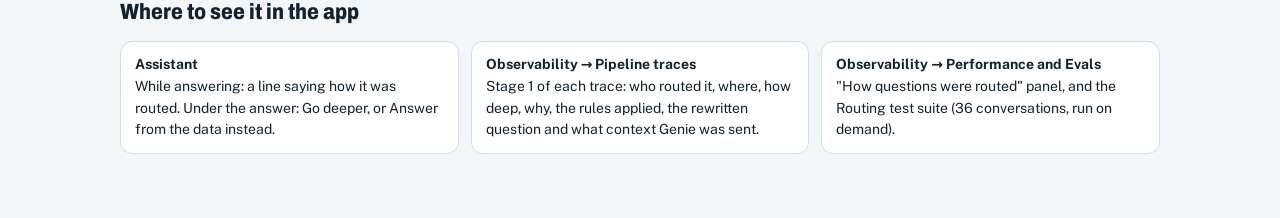
<file: docs/LensS_Routing_Examples.html>
<!doctype html>
<html lang="en">
<head>
<meta charset="utf-8">
<meta name="viewport" content="width=device-width, initial-scale=1">
<title>LensS Question Routing</title>
<link rel="preconnect" href="https://fonts.googleapis.com">
<link rel="preconnect" href="https://fonts.gstatic.com" crossorigin>
<link rel="stylesheet" href="https://fonts.googleapis.com/css2?family=Archivo:wdth,wght@85,600;85,800&family=Public+Sans:wght@400;600;700&family=JetBrains+Mono:wght@400;600&display=swap">
<style>
/* Layout: one vertical flow diagram (the pipeline) with an example picker; detail tables below it. */
:root {
  --bg: #F3F6F8;
  --panel: #FFFFFF;
  --ink: #12222E;
  --muted: #5B6B78;
  --line: #D5DEE5;
  --navy: #0B3B5C;      /* Genie deep analysis */
  --aqua: #127F92;      /* Genie quick answer */
  --guide: #6D4FC2;     /* LensS guide */
  --amber: #B45309;     /* escalation, rules */
  --soft: #E8EFF4;
  --hit: #FFF7E6;
  --display: "Archivo", "Arial Narrow", system-ui, sans-serif;
  --body: "Public Sans", system-ui, -apple-system, "Segoe UI", sans-serif;
  --mono: "JetBrains Mono", ui-monospace, Consolas, monospace;
  color-scheme: light;
}
@media (prefers-color-scheme: dark) {
  :root:not([data-theme="light"]) {
    --bg: #0E171E; --panel: #15212B; --ink: #E4ECF2; --muted: #93A4B1; --line: #2A3A47;
    --navy: #6FB2E0; --aqua: #4FC6D8; --guide: #A994F2; --amber: #F0A04B; --soft: #1C2B37; --hit: #2B2414;
    color-scheme: dark;
  }
}
:root[data-theme="dark"] {
  --bg: #0E171E; --panel: #15212B; --ink: #E4ECF2; --muted: #93A4B1; --line: #2A3A47;
  --navy: #6FB2E0; --aqua: #4FC6D8; --guide: #A994F2; --amber: #F0A04B; --soft: #1C2B37; --hit: #2B2414;
  color-scheme: dark;
}
* { box-sizing: border-box; }
body { background: var(--bg); color: var(--ink); font: 15px/1.55 var(--body); margin: 0; }
.wrap { max-width: 1080px; margin: 0 auto; padding-inline: 20px; padding-block: 28px 64px; }
h1, h2, h3 { font-family: var(--display); font-stretch: 85%; text-wrap: balance; margin: 0; }
h1 { font-size: clamp(28px, 4.6vw, 40px); font-weight: 800; letter-spacing: -.01em; }
h2 { font-size: 22px; font-weight: 800; margin-top: 44px; margin-bottom: 6px; }
h3 { font-size: 16px; font-weight: 600; }
p { margin: 6px 0; max-width: 72ch; }
.lede { color: var(--muted); font-size: 16px; margin-top: 8px; }
.eyebrow { font: 600 11px var(--mono); letter-spacing: .12em; text-transform: uppercase; color: var(--muted); }
code, .mono { font-family: var(--mono); font-size: 12.5px; }
.legend { display: flex; flex-wrap: wrap; gap: 8px 18px; margin-top: 14px; font-size: 13px; color: var(--muted); }
.legend span { display: inline-flex; align-items: center; gap: 6px; }
.sw { width: 12px; height: 12px; border-radius: 3px; display: inline-block; }

/* example picker */
.picker { margin-top: 26px; display: flex; flex-wrap: wrap; gap: 8px; }
.picker button {
  font: 600 13px var(--body); color: var(--ink); background: var(--panel); border: 1px solid var(--line);
  border-radius: 999px; padding: 7px 14px; cursor: pointer; text-align: left;
}
.picker button:hover { border-color: var(--aqua); }
.picker button[aria-pressed="true"] { background: var(--ink); color: var(--bg); border-color: var(--ink); }
.picker button:focus-visible, .flow button:focus-visible { outline: 2px solid var(--aqua); outline-offset: 2px; }
.convo { margin-top: 14px; background: var(--panel); border: 1px solid var(--line); border-radius: 12px; padding: 14px 16px; }
.convo .turn { display: grid; grid-template-columns: 74px minmax(0, 1fr); gap: 10px; padding: 4px 0; }
.convo .who { font: 600 11px var(--mono); letter-spacing: .08em; text-transform: uppercase; color: var(--muted); padding-top: 3px; }
.convo .now { font-weight: 700; }
.convo .now::after { content: "  ← routed below"; font: 600 11px var(--mono); color: var(--amber); }

/* the flow */
.flow { margin-top: 18px; display: grid; gap: 0; }
.node {
  position: relative; background: var(--panel); border: 1px solid var(--line); border-radius: 12px;
  padding: 12px 14px; display: grid; grid-template-columns: 34px minmax(0, 1fr) minmax(0, 1.25fr); gap: 4px 14px; align-items: start;
  transition: opacity .25s, border-color .25s, box-shadow .25s;
}
.node .n { font: 800 18px var(--display); color: var(--muted); }
.node .what h3 { margin-bottom: 2px; }
.node .what p { font-size: 13.5px; color: var(--muted); margin: 0; }
.node .cost { font: 600 11px var(--mono); color: var(--muted); margin-top: 6px; display: block; }
.node .ex { font-size: 13.5px; background: var(--hit); border-radius: 8px; padding: 8px 10px; min-height: 100%; }
.node .ex b { font-weight: 700; }
.node.off { opacity: .38; }
.node.off .ex { background: transparent; color: var(--muted); }
.node.on { border-color: var(--ink); box-shadow: 0 1px 0 var(--line); }
.arrow { height: 26px; display: grid; place-items: center; }
.arrow::before { content: ""; width: 2px; height: 100%; background: var(--line); }
.arrow.lit::before { background: var(--ink); }
.split { display: grid; gap: 10px; grid-template-columns: repeat(3, minmax(0, 1fr)); }
.split.two { grid-template-columns: repeat(2, minmax(0, 1fr)); }
.dest { border-radius: 12px; padding: 12px 14px; border: 2px solid var(--line); background: var(--panel); transition: opacity .25s, border-color .25s, background .25s; }
.dest h3 { font-size: 17px; }
.dest p { font-size: 13px; color: var(--muted); margin: 2px 0 0; }
.dest .tag { font: 600 10.5px var(--mono); letter-spacing: .1em; text-transform: uppercase; }
.dest.guide .tag { color: var(--guide); } .dest.quick .tag { color: var(--aqua); } .dest.deep .tag { color: var(--navy); }
.dest.own .tag, .dest.ctx .tag { color: var(--muted); }
.dest.on.guide { border-color: var(--guide); } .dest.on.quick { border-color: var(--aqua); } .dest.on.deep { border-color: var(--navy); }
.dest.on.own, .dest.on.ctx { border-color: var(--ink); }
.dest.off { opacity: .35; }
.dest .ex { margin-top: 8px; font-size: 13px; background: var(--hit); border-radius: 8px; padding: 7px 9px; }
.dest.off .ex { display: none; }
.skip { font: 600 12px var(--mono); color: var(--amber); text-align: center; padding: 4px 0; min-height: 24px; }

/* tables */
.tablebox { overflow-x: auto; margin-top: 10px; background: var(--panel); border: 1px solid var(--line); border-radius: 12px; }
table { border-collapse: collapse; width: 100%; min-width: 620px; font-size: 14px; }
th, td { text-align: left; vertical-align: top; padding: 10px 14px; border-bottom: 1px solid var(--line); }
th { font: 600 11px var(--mono); letter-spacing: .08em; text-transform: uppercase; color: var(--muted); background: var(--soft); }
tr:last-child td { border-bottom: 0; }
td:first-child { font-weight: 600; }
.pill { font: 600 11px var(--mono); padding: 2px 7px; border-radius: 6px; white-space: nowrap; }
.p-guide { color: var(--guide); border: 1px solid var(--guide); }
.p-quick { color: var(--aqua); border: 1px solid var(--aqua); }
.p-deep { color: var(--navy); border: 1px solid var(--navy); }
.p-amber { color: var(--amber); border: 1px solid var(--amber); }

/* Genie memory */
.mem { display: grid; grid-template-columns: minmax(0, 1fr) minmax(0, 1fr); gap: 12px; margin-top: 12px; }
.memcard { background: var(--panel); border: 1px solid var(--line); border-radius: 12px; padding: 14px 16px; }
.memcard ul { margin: 6px 0 0; padding-left: 18px; font-size: 14px; }
.memcard li { margin: 3px 0; }
.chatbox { border: 1px dashed var(--muted); border-radius: 12px; padding: 12px; display: grid; grid-template-columns: 1fr 1fr; gap: 10px; margin-top: 10px; }
.conv { border-radius: 10px; padding: 10px 12px; font-size: 13.5px; }
.conv.q { border: 2px solid var(--aqua); } .conv.d { border: 2px solid var(--navy); }
.conv b { display: block; font-family: var(--display); font-size: 15px; }
.note { font-size: 13.5px; color: var(--muted); }
.where { display: grid; grid-template-columns: repeat(3, minmax(0, 1fr)); gap: 12px; margin-top: 12px; }
.where div { background: var(--panel); border: 1px solid var(--line); border-radius: 12px; padding: 12px 14px; font-size: 14px; }

@media (max-width: 760px) {
  .node { grid-template-columns: 26px minmax(0, 1fr); }
  .node .ex { grid-column: 1 / -1; }
  .split, .split.two, .mem, .where { grid-template-columns: minmax(0, 1fr); }
  .chatbox { grid-template-columns: 1fr; }
}
@media (prefers-reduced-motion: reduce) { .node, .dest { transition: none; } }
</style>
</head>
<body>


<div class="wrap">
  <div class="eyebrow">LensS Collections Intelligence · Assistant</div>
  <h1>LensS Question Routing</h1>
  <p class="lede">How every question in the Assistant is sent to the right place: the LensS guide, a Genie Quick answer or a Genie Deep analysis. Pick a real example below. The steps it passes through light up and show what happened at each one.</p>
  <div class="legend">
    <span><i class="sw" style="background:var(--guide)"></i>LensS guide (questions about the app)</span>
    <span><i class="sw" style="background:var(--aqua)"></i>Genie Quick answer (~20–30 s)</span>
    <span><i class="sw" style="background:var(--navy)"></i>Genie Deep analysis (1–3 min)</span>
    <span><i class="sw" style="background:var(--amber)"></i>Safety rule or escalation</span>
  </div>

  <h2>The routing path</h2>
  <div class="picker" id="picker" role="group" aria-label="Examples"></div>
  <div class="convo" id="convo" aria-live="polite"></div>

  <div class="flow" id="flow">
    <div class="node" data-step="ask">
      <div class="n">1</div>
      <div class="what"><h3>You ask</h3><p>Typed in the Assistant, or clicked: a suggested question, an Ask LensS button, a follow-up chip, Go deeper, Answer from the data instead.</p></div>
      <div class="ex" data-ex="ask"></div>
    </div>
    <div class="arrow" data-a="1"></div>
    <div class="node" data-step="clicked">
      <div class="n">2</div>
      <div class="what"><h3>Clicked or typed?</h3><p>A click already says where it goes, so it skips steps 3–5. Only typed questions are routed.</p><span class="cost">no model · instant</span></div>
      <div class="ex" data-ex="clicked"></div>
    </div>
    <div class="arrow" data-a="2"></div>
    <div class="node" data-step="signals">
      <div class="n">3</div>
      <div class="what"><h3>Signals</h3><p>Plain word checks on your message and the chat so far: is it a repeat of an earlier question? Does it ask for more ("not enough", "go deeper")? Is it pushback ("you do it")? Does it name the app (tab, filter, export)?</p><span class="cost">no model · instant</span></div>
      <div class="ex" data-ex="signals"></div>
    </div>
    <div class="arrow" data-a="3"></div>
    <div class="node" data-step="model">
      <div class="n">4</div>
      <div class="what"><h3>Router model</h3><p>Llama 3.3 70B reads your message and the last three turns (who answered each, and the latest answer's text). It returns where to send it, how deep, what kind of message it is, how sure it is, and the question rewritten to stand on its own.</p><span class="cost">1 model call · about 1 s · if it fails, the word rules decide</span></div>
      <div class="ex" data-ex="model"></div>
    </div>
    <div class="arrow" data-a="4"></div>
    <div class="node" data-step="rules">
      <div class="n">5</div>
      <div class="what"><h3>Safety rules</h3><p>Fixed rules over the model's decision so a chat can't get stuck: asking for more or asking again gets a fresh deep analysis; pushback never gets the guide twice; the guide is used only when the model is sure; your Quick or Deep setting is kept unless you ask for more.</p><span class="cost">no model · instant</span></div>
      <div class="ex" data-ex="rules"></div>
    </div>
    <div class="arrow" data-a="5"></div>
    <div class="split" id="dests">
      <div class="dest guide" data-dest="guide"><div class="tag">Destination</div><h3>LensS guide</h3><p>Questions about the app. Answered from the platform guide, not the data.</p><div class="ex" data-ex="guide"></div></div>
      <div class="dest quick" data-dest="quick"><div class="tag">Destination</div><h3>Genie · Quick answer</h3><p>One query: a lookup, list, ranking or a few figures.</p><div class="ex" data-ex="quick"></div></div>
      <div class="dest deep" data-dest="deep"><div class="tag">Destination</div><h3>Genie · Deep analysis</h3><p>Several queries and reasoning: why, what to do, trade-offs.</p><div class="ex" data-ex="deep"></div></div>
    </div>
    <div class="skip" id="skipctx"></div>
    <div class="node" data-step="ctx">
      <div class="n">6</div>
      <div class="what"><h3>Does Genie already have this chat?</h3><p>Genie remembers its own conversation, one per mode per chat. If Genie answered every earlier turn there itself, it already knows the chat.</p><span class="cost">no model · instant · Genie only</span></div>
      <div class="ex" data-ex="ctx"></div>
    </div>
    <div class="arrow" data-a="6"></div>
    <div class="split two" id="ctxs">
      <div class="dest own" data-dest="own"><div class="tag">Yes, or a first question</div><h3>Send your own words</h3><p>Genie resolves "the second one" from its full history, including tables.</p><div class="ex" data-ex="own"></div></div>
      <div class="dest ctx" data-dest="withctx"><div class="tag">No</div><h3>Send the chat so far + the rewrite</h3><p>When an earlier answer came from the cache, the guide, the other mode or a retry, or this is the first deep question in the chat.</p><div class="ex" data-ex="withctx"></div></div>
    </div>
    <div class="arrow" data-a="7"></div>
    <div class="node" data-step="answer">
      <div class="n">7</div>
      <div class="what"><h3>Answer, and what you can do next</h3><p>Under the answer: Go deeper when a Quick answer falls short (says little, or the quality check finds it incomplete), or Answer from the data instead after a guide answer. Everything is logged to Observability.</p></div>
      <div class="ex" data-ex="answer"></div>
    </div>
  </div>

  <h2>The safety rules</h2>
  <p class="note">These run after the router model and can overrule it. They are plain code, tested without a model.</p>
  <div class="tablebox"><table>
    <thead><tr><th>Situation</th><th>What happens</th><th>Example</th></tr></thead>
    <tbody>
      <tr><td>You say the answer wasn't enough, or ask the same thing again</td><td><span class="pill p-deep">Deep</span> <span class="pill p-amber">fresh</span> A new deep analysis, never the cached answer, and Genie is told to give the fuller answer. This overrides a Quick setting.</td><td>"This is not enough, I need more info"</td></tr>
      <tr><td>You push back after a guide answer</td><td><span class="pill p-quick">Genie</span> Goes to the data. The guide is never used twice in a row.</td><td>"No, you do it"</td></tr>
      <tr><td>The model isn't sure it's about the app</td><td><span class="pill p-quick">Genie</span> The guide needs at least 70% confidence, and a question naming collections data with nothing on screen goes to the data.</td><td>"Where is the risk concentrated?"</td></tr>
      <tr><td>"Tell me more" after a real app question</td><td><span class="pill p-guide">Guide</span> Stays with the guide.</td><td>"What does Observability show?" → "Tell me more"</td></tr>
      <tr><td>A new question about an answer</td><td>A follow-up, answered at your chosen depth. It escalates only with words like "more", "deeper", "not enough".</td><td>"why is the third one so high?"</td></tr>
      <tr><td>You chose Quick or Deep yourself</td><td>Kept, unless your latest message asks for more.</td><td>Quick selected + "why are promises broken?" → Quick</td></tr>
      <tr><td>Auto selected</td><td>The router model decides the depth of every question, follow-ups included.</td><td>"what's the total?" after a deep analysis can be Quick</td></tr>
      <tr><td>The router model is off, slow or unreadable</td><td>The same rules decide on the signals alone. Anything uncertain goes to the data.</td><td>—</td></tr>
    </tbody>
  </table></div>

  <h2>How Genie remembers</h2>
  <p>Genie only remembers its own conversation. Each chat in the sidebar holds two of them, one per mode, and they never see each other.</p>
  <div class="chatbox" aria-label="One chat holds two Genie conversations">
    <div class="conv q"><b>Quick conversation</b>Every Quick answer Genie gives in this chat. Follow-ups in Quick go here.</div>
    <div class="conv d"><b>Deep conversation</b>Every Deep analysis Genie gives in this chat. Follow-ups in Deep go here.</div>
  </div>
  <div class="mem">
    <div class="memcard"><h3>Genie has the history when…</h3><ul>
      <li>it's a follow-up in the same chat and the same mode</li>
      <li>you reopen an old chat and keep asking in the same mode</li>
      <li>you click a suggested question inside an existing chat</li>
    </ul></div>
    <div class="memcard"><h3>Genie starts fresh when…</h3><ul>
      <li>you start a new chat, including every Ask LensS button</li>
      <li>a chat uses Quick or Deep for the first time, such as the first escalation to Deep</li>
      <li>a "service busy" retry runs (the chat switches to the new conversation)</li>
      <li>the first question in a mode failed</li>
    </ul></div>
  </div>
  <p class="note" style="margin-top:10px">Genie never sees answers from the cache, guide answers or blocked questions. Step 6 fills that gap by sending the chat so far and the rewrite.</p>

  <h2>Where to see it in the app</h2>
  <div class="where">
    <div><b>Assistant</b><br>While answering: a line saying how it was routed. Under the answer: Go deeper, or Answer from the data instead.</div>
    <div><b>Observability → Pipeline traces</b><br>Stage 1 of each trace: who routed it, where, how deep, why, the rules applied, the rewritten question and what context Genie was sent.</div>
    <div><b>Observability → Performance and Evals</b><br>"How questions were routed" panel, and the Routing test suite (36 conversations, run on demand).</div>
  </div>
</div>

<script>
// Each example is a real conversation from testing on 9 October 2026. `path` lists the lit steps.
const EXAMPLES = [
  {
    id: 'dpd', label: 'A data question that sounds like the app',
    convo: [['You', 'How is our portfolio distributed across DPD buckets, and where is the risk concentrated?', true]],
    path: ['ask', 'clicked', 'signals', 'model', 'rules', 'quick', 'ctx', 'own', 'answer'],
    ex: {
      ask: 'Typed, with <b>Auto</b> selected.',
      clicked: 'Typed, so it is routed.',
      signals: 'No repeat, no "more", no pushback. "where is" alone does not count as an app question.',
      model: '<b>data · quick · new question</b>: "Asks for data analysis". Before today, the old word check sent this to the guide, which made up a "Portfolio tab".',
      rules: 'None needed.',
      quick: 'Genie runs one query on <code>qry_cc_risk_snapshot</code> (5 rows) and draws a chart.',
      ctx: 'First question in the chat.',
      own: 'Sent exactly as typed.',
      answer: 'A chart plus one line of text, so <b>Go deeper with a deep analysis ›</b> is offered under it.',
    },
  },
  {
    id: 'more', label: '"This is not enough, I need more info"',
    convo: [['You', 'How is our portfolio distributed across DPD buckets…?'], ['LensS', 'Quick answer: one line and a chart.'], ['You', 'This is not enough, I need more info', true]],
    path: ['ask', 'clicked', 'signals', 'model', 'rules', 'deep', 'ctx', 'withctx', 'answer'],
    ex: {
      ask: 'Typed, with <b>Quick</b> selected.',
      clicked: 'Typed, so it is routed.',
      signals: '<b>Asks for more</b> ("not enough", "need more info").',
      model: '<b>data · more depth</b>.',
      rules: '<b>Asked for more → a deep analysis with a fresh answer.</b> Your latest message outranks the Quick setting.',
      deep: 'Genie Deep analysis, told to give the fuller answer.',
      ctx: '<b>No.</b> This chat has no Deep conversation yet: Genie has never seen the DPD question.',
      withctx: 'Sends the chat so far and the rewrite: "How is our portfolio distributed across DPD buckets, and where is the risk concentrated?"',
      answer: '117 s · 4 charts · a full breakdown of the ₹1.93B portfolio.',
    },
  },
  {
    id: 'push', label: '"No, you do it" after a guide answer',
    convo: [['You', 'How is our portfolio distributed across DPD buckets…?'], ['LensS', 'From the guide: "Open the Explorer tab…" (the old mistake)'], ['You', 'No, you do it', true]],
    path: ['ask', 'clicked', 'signals', 'model', 'rules', 'quick', 'ctx', 'withctx', 'answer'],
    ex: {
      ask: 'Typed, with <b>Auto</b> selected.',
      clicked: 'Typed, so it is routed.',
      signals: '<b>Pushback</b> ("you do it").',
      model: 'Reads it as pushback and rewrites it as the DPD question.',
      rules: '<b>Never the guide twice when the person pushes back</b> → the data.',
      quick: 'Genie Quick answer on the DPD question.',
      ctx: '<b>No.</b> The earlier answer came from the guide, which Genie never saw.',
      withctx: 'Rewrite sent: "How is our portfolio distributed across DPD buckets, and where is the risk concentrated?"',
      answer: 'The data answer the person wanted in the first place.',
    },
  },
  {
    id: 'own', label: '"why is the second one so low?" (Genie remembers)',
    convo: [['You', 'List the three regions with the fewest promises kept this month, with the counts'], ['LensS', 'Quick answer from Genie: Chennai 469, Ahmedabad 476, Kolkata 485'], ['You', 'and why is the second one so low?', true]],
    path: ['ask', 'clicked', 'signals', 'model', 'rules', 'quick', 'ctx', 'own', 'answer'],
    ex: {
      ask: 'Typed, with <b>Quick</b> selected.',
      clicked: 'Typed, so it is routed.',
      signals: 'No repeat, no "more", no pushback. It starts with "why", so it is a new question about the answer.',
      model: '<b>data · follow-up</b>. Its rewrite: "Why is Ahmedabad\'s promises kept count so low?"',
      rules: 'Quick setting kept: a new question about the answer is not "asked for more".',
      quick: 'Genie Quick answer, in the same Quick conversation.',
      ctx: '<b>Yes.</b> Genie answered the earlier turn itself in this conversation.',
      own: 'Sent as typed: "and why is the second one so low?". Genie works out "the second one" = Ahmedabad from its own history. The rewrite is not needed.',
      answer: 'About 27 s, an answer about Ahmedabad.',
    },
  },
  {
    id: 'guide', label: 'An app question, then "Tell me more"',
    convo: [['You', 'What does the Observability tab show?'], ['LensS', 'From the guide: how every answer was made, its quality, cost and safety…'], ['You', 'Tell me more', true]],
    path: ['ask', 'clicked', 'signals', 'model', 'rules', 'guide', 'answer'],
    ex: {
      ask: 'Typed, with <b>Auto</b> selected.',
      clicked: 'Typed, so it is routed.',
      signals: 'A short follow-up right after a guide answer about the app.',
      model: '<b>app · more depth</b>: "follows guide answer".',
      rules: 'None needed: the model chose the guide. Had it chosen the data, the rule <b>continues the answer about the app</b> would have brought it back, because the earlier question really was about the app and this one names no data.',
      guide: 'More of the guide, the parts not shown yet. About 2 s.',
      answer: '<b>Answer from the data instead ›</b> is offered under it, in case the guide was the wrong place.',
    },
    skip: 'Genie is not used, so step 6 is skipped',
  },
  {
    id: 'click', label: 'A clicked suggested question',
    convo: [['You', 'Clicks "Which accounts require immediate intervention?" on the Command Center', true]],
    path: ['ask', 'clicked', 'quick', 'ctx', 'own', 'answer'],
    ex: {
      ask: 'Clicked an <b>Ask LensS</b> button. It opens a new chat.',
      clicked: '<b>Clicked</b>: no signals, no router model, no rules. It goes straight to Genie in the button\'s own mode. Only "What can you help me with?" goes to the guide.',
      quick: 'Genie Quick answer, or an instant answer from the cache if it was asked before.',
      ctx: 'First question in a new chat.',
      own: 'Sent exactly as written.',
      answer: 'The accounts to act on, often in about a second when the answer is already in the cache.',
    },
    skipModel: true,
  },
];

const picker = document.getElementById('picker');
const convo = document.getElementById('convo');
const esc = (s) => String(s).replace(/[&<>"']/g, (c) => ({ '&': '&amp;', '<': '&lt;', '>': '&gt;', '"': '&quot;', "'": '&#39;' }[c]));

function show(id) {
  const e = EXAMPLES.find((x) => x.id === id) || EXAMPLES[0];
  picker.querySelectorAll('button').forEach((b) => b.setAttribute('aria-pressed', String(b.dataset.id === e.id)));
  convo.innerHTML = e.convo.map(([who, text, now]) => `<div class="turn"><span class="who">${esc(who)}</span><span class="${now ? 'now' : ''}">${esc(text)}</span></div>`).join('');
  const lit = new Set(e.path);
  document.querySelectorAll('[data-step]').forEach((n) => {
    const on = lit.has(n.dataset.step);
    n.classList.toggle('on', on); n.classList.toggle('off', !on);
  });
  document.querySelectorAll('[data-dest]').forEach((n) => {
    const on = lit.has(n.dataset.dest);
    n.classList.toggle('on', on); n.classList.toggle('off', !on);
  });
  document.querySelectorAll('[data-ex]').forEach((n) => {
    const k = n.dataset.ex;
    n.innerHTML = e.ex[k] || (e.skipModel && ['signals', 'model', 'rules'].includes(k) ? 'Skipped: a click already says where it goes.' : 'Not used for this example.');
  });
  // Light the connectors between the steps this example passes through.
  const order = ['ask', 'clicked', 'signals', 'model', 'rules'];
  document.querySelectorAll('.arrow').forEach((a) => {
    const i = Number(a.dataset.a);
    const litArrow = i <= 4 ? lit.has(order[i]) && lit.has(order[i - 1]) : i === 5 ? true : i === 6 ? lit.has('ctx') : lit.has('answer') && lit.has('ctx');
    a.classList.toggle('lit', litArrow);
  });
  document.getElementById('skipctx').textContent = e.skip || '';
  try { localStorage.setItem('lenss-routing-example', e.id); } catch { /* per-viewer convenience only */ }
}

EXAMPLES.forEach((e, i) => {
  const b = document.createElement('button');
  b.type = 'button';
  b.dataset.id = e.id;
  b.textContent = `${i + 1}. ${e.label}`;
  b.addEventListener('click', () => show(e.id));
  picker.appendChild(b);
});
let start = 'dpd';
try { start = localStorage.getItem('lenss-routing-example') || 'dpd'; } catch { /* ignore */ }
show(start);
</script>

</body>
</html>
</file>
